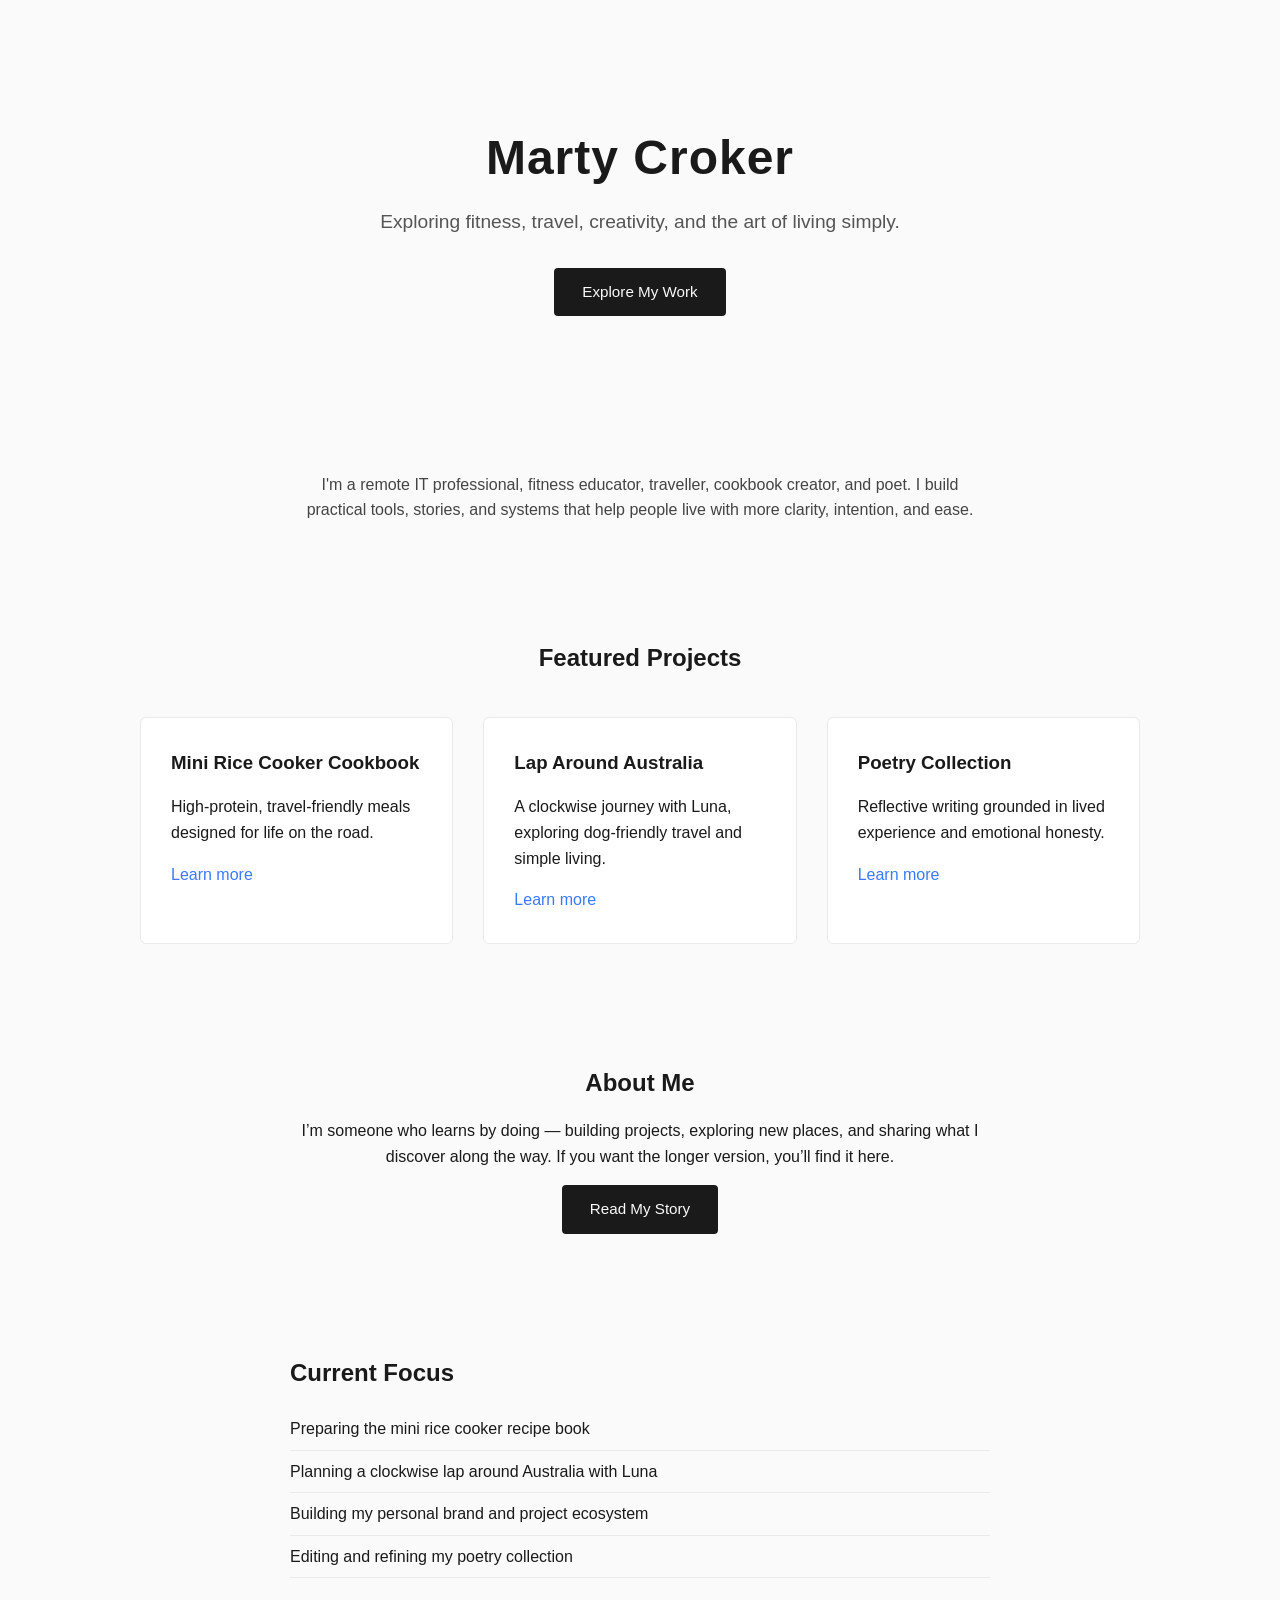
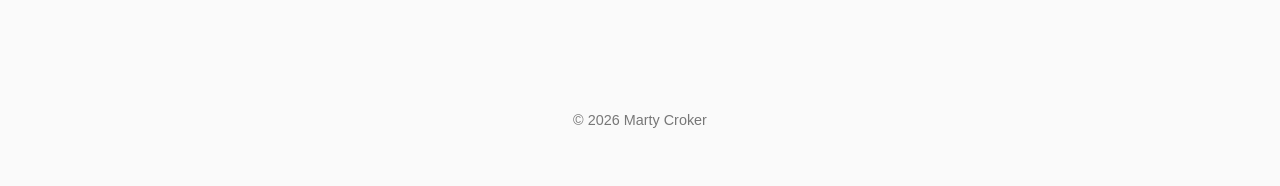
<file: Index.html>
<!DOCTYPE html>
<html lang="en">
<head>
    <meta charset="UTF-8">
    <meta name="viewport" content="width=device-width, initial-scale=1.0">
    <title>Marty Croker</title>
    <link rel="stylesheet" href="assets/css/style.css">
</head>
<body>

    <header class="hero">
        <h1 class="name">Marty Croker</h1>
        <p class="tagline">Exploring fitness, travel, creativity, and the art of living simply.</p>
        <a href="projects.html" class="button">Explore My Work</a>
    </header>

    <section class="intro">
        <p>
            I'm a remote IT professional, fitness educator, traveller, cookbook creator, and poet. 
            I build practical tools, stories, and systems that help people live with more clarity, 
            intention, and ease.
        </p>
    </section>

    <section class="projects">
        <h2>Featured Projects</h2>
        <div class="project-grid">

            <div class="project-card">
                <h3>Mini Rice Cooker Cookbook</h3>
                <p>High‑protein, travel‑friendly meals designed for life on the road.</p>
                <a href="projects.html">Learn more</a>
            </div>

            <div class="project-card">
                <h3>Lap Around Australia</h3>
                <p>A clockwise journey with Luna, exploring dog‑friendly travel and simple living.</p>
                <a href="projects.html">Learn more</a>
            </div>

            <div class="project-card">
                <h3>Poetry Collection</h3>
                <p>Reflective writing grounded in lived experience and emotional honesty.</p>
                <a href="projects.html">Learn more</a>
            </div>

        </div>
    </section>

    <section class="about-preview">
        <h2>About Me</h2>
        <p>
            I’m someone who learns by doing — building projects, exploring new places, and sharing 
            what I discover along the way. If you want the longer version, you’ll find it here.
        </p>
        <a href="about.html" class="button">Read My Story</a>
    </section>

    <section class="focus">
        <h2>Current Focus</h2>
        <ul>
            <li>Preparing the mini rice cooker recipe book</li>
            <li>Planning a clockwise lap around Australia with Luna</li>
            <li>Building my personal brand and project ecosystem</li>
            <li>Editing and refining my poetry collection</li>
        </ul>
    </section>

    <footer>
        <p>© 2026 Marty Croker</p>
    </footer>

</body>
</html>
</file>
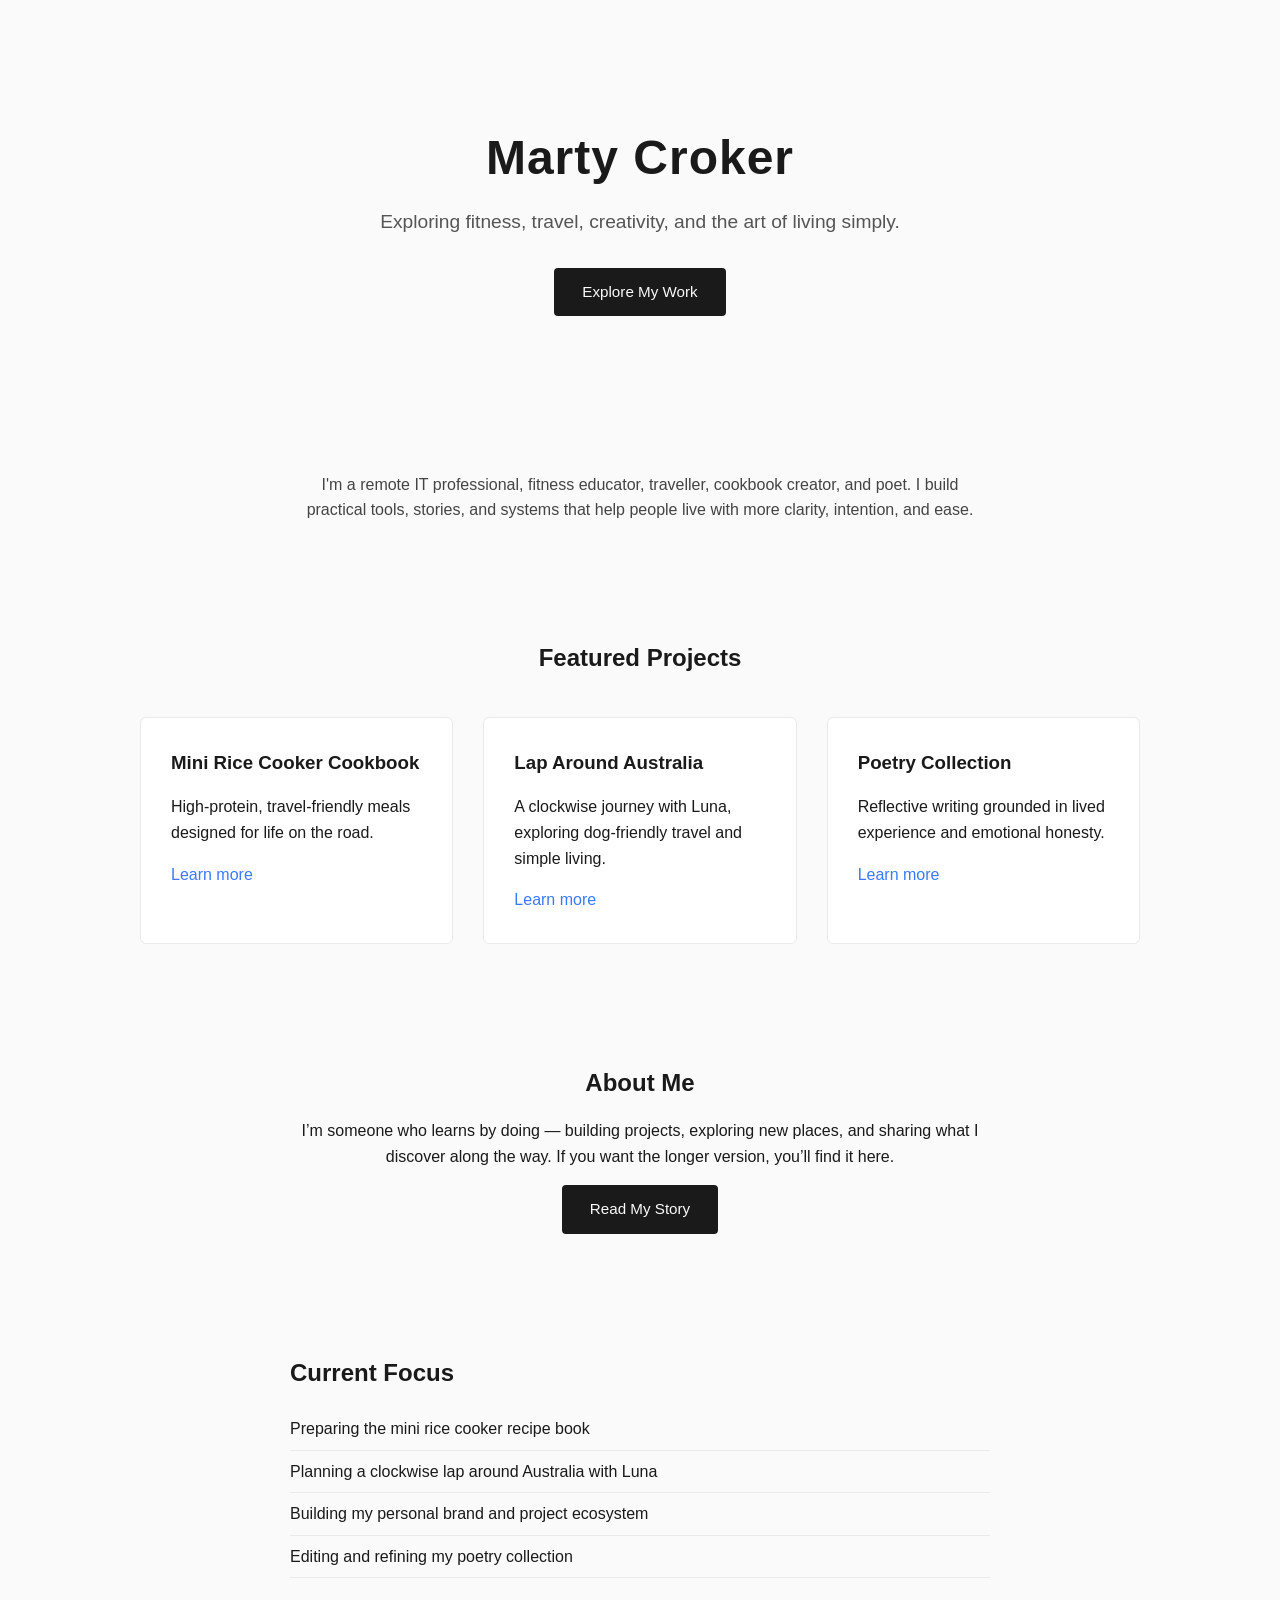
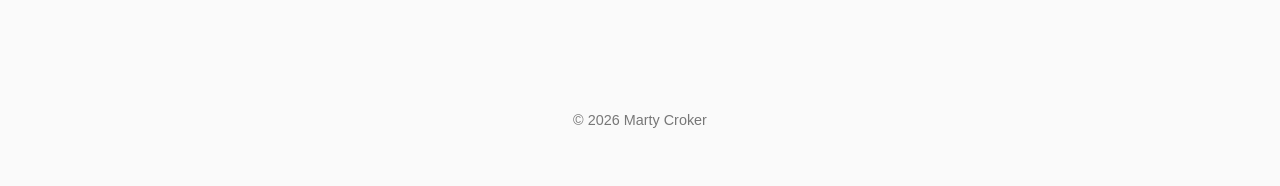
<file: index.html>
<!DOCTYPE html>
<html lang="en">
<head>
    <meta charset="UTF-8">
    <meta name="viewport" content="width=device-width, initial-scale=1.0">
    <title>Marty Croker</title>
    <link rel="stylesheet" href="assets/css/style.css">
</head>
<body>

    <header class="hero">
        <h1 class="name">Marty Croker</h1>
        <p class="tagline">Exploring fitness, travel, creativity, and the art of living simply.</p>
        <a href="projects.html" class="button">Explore My Work</a>
    </header>

    <section class="intro">
        <p>
            I'm a remote IT professional, fitness educator, traveller, cookbook creator, and poet. 
            I build practical tools, stories, and systems that help people live with more clarity, 
            intention, and ease.
        </p>
    </section>

    <section class="projects">
        <h2>Featured Projects</h2>
        <div class="project-grid">

            <div class="project-card">
                <h3>Mini Rice Cooker Cookbook</h3>
                <p>High‑protein, travel‑friendly meals designed for life on the road.</p>
                <a href="projects.html">Learn more</a>
            </div>

            <div class="project-card">
                <h3>Lap Around Australia</h3>
                <p>A clockwise journey with Luna, exploring dog‑friendly travel and simple living.</p>
                <a href="projects.html">Learn more</a>
            </div>

            <div class="project-card">
                <h3>Poetry Collection</h3>
                <p>Reflective writing grounded in lived experience and emotional honesty.</p>
                <a href="projects.html">Learn more</a>
            </div>

        </div>
    </section>

    <section class="about-preview">
        <h2>About Me</h2>
        <p>
            I’m someone who learns by doing — building projects, exploring new places, and sharing 
            what I discover along the way. If you want the longer version, you’ll find it here.
        </p>
        <a href="about.html" class="button">Read My Story</a>
    </section>

    <section class="focus">
        <h2>Current Focus</h2>
        <ul>
            <li>Preparing the mini rice cooker recipe book</li>
            <li>Planning a clockwise lap around Australia with Luna</li>
            <li>Building my personal brand and project ecosystem</li>
            <li>Editing and refining my poetry collection</li>
        </ul>
    </section>

    <footer>
        <p>© 2026 Marty Croker</p>
    </footer>

</body>
</html>
</file>
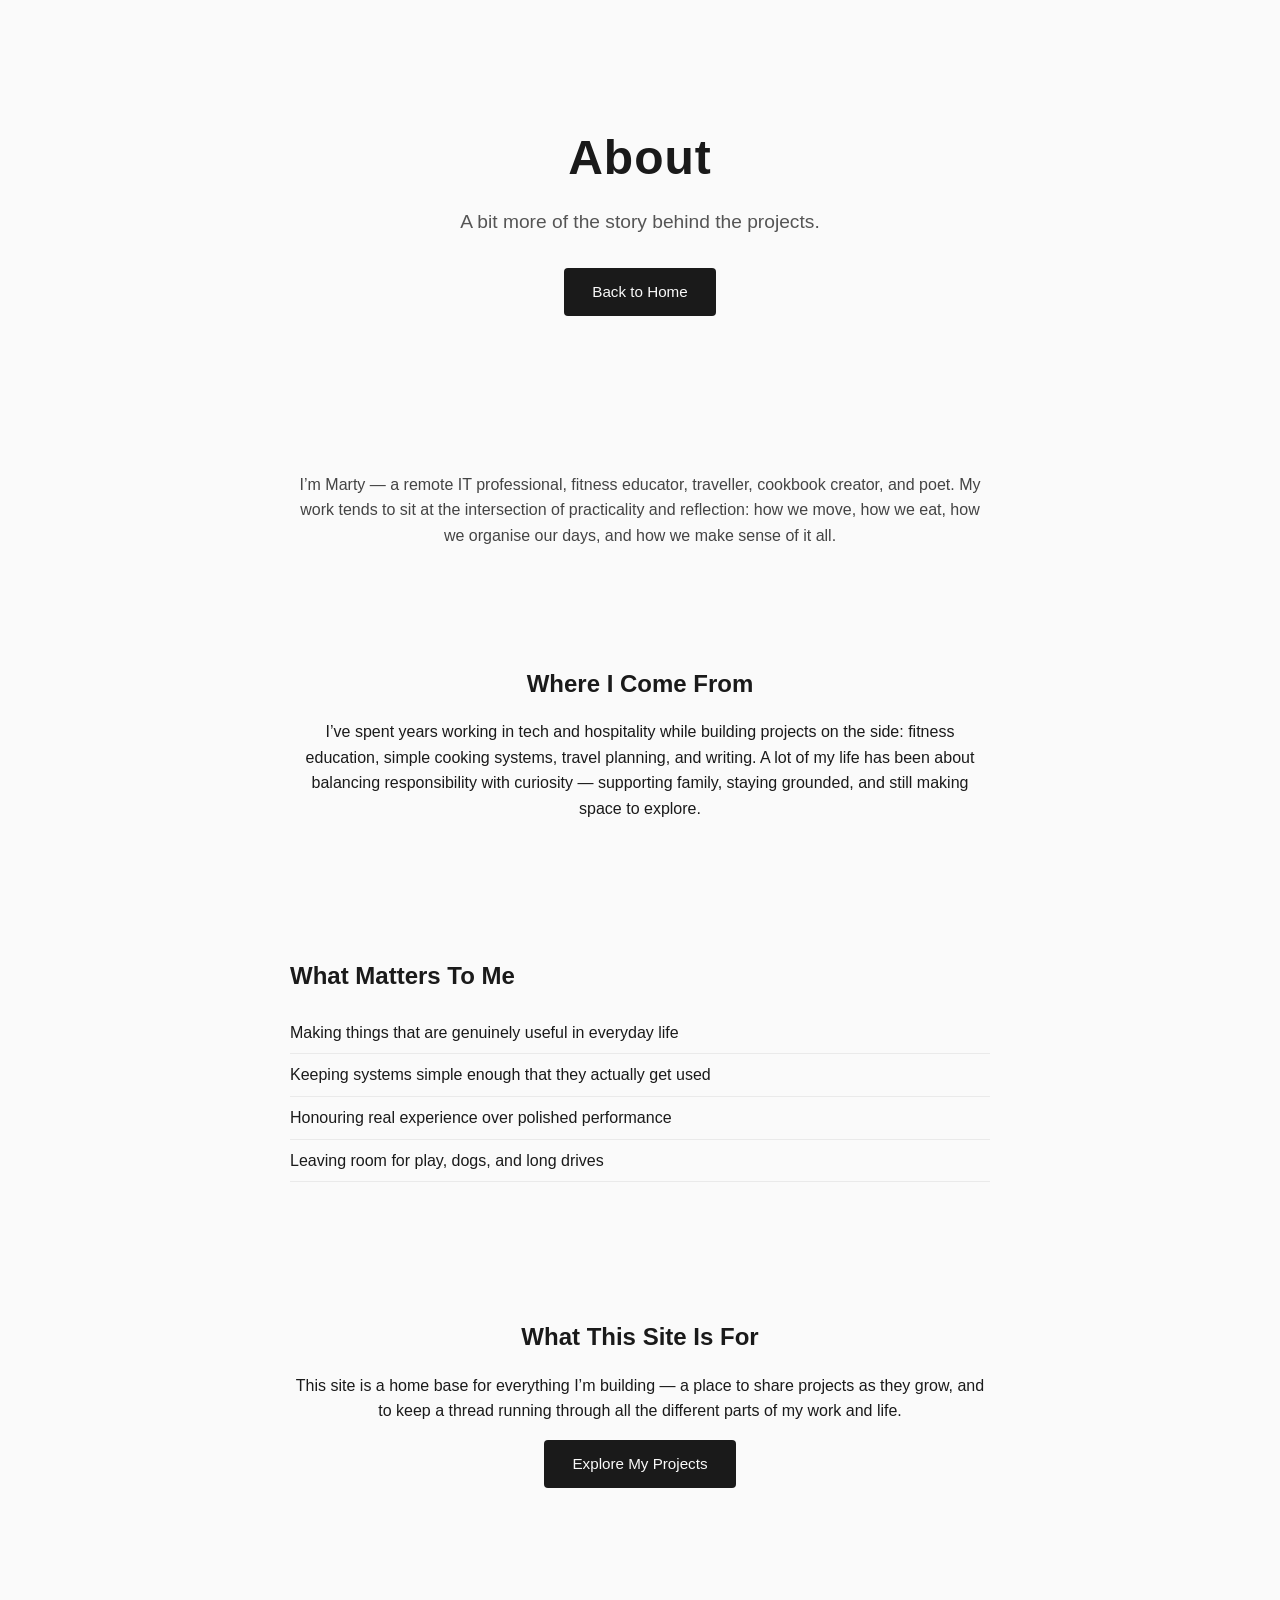
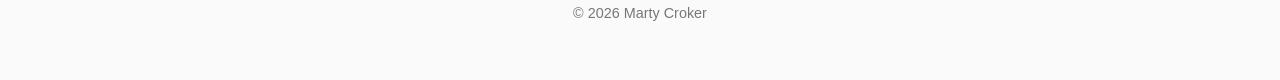
<file: about.html>
<!DOCTYPE html>
<html lang="en">
<head>
    <meta charset="UTF-8">
    <meta name="viewport" content="width=device-width, initial-scale=1.0">
    <title>About – Marty Croker</title>
    <link rel="stylesheet" href="assets/css/style.css">
</head>
<body>

    <header class="hero">
        <h1 class="name">About</h1>
        <p class="tagline">A bit more of the story behind the projects.</p>
        <a href="index.html" class="button">Back to Home</a>
    </header>

    <section class="intro">
        <p>
            I’m Marty — a remote IT professional, fitness educator, traveller, cookbook creator, and poet.
            My work tends to sit at the intersection of practicality and reflection: how we move, how we eat,
            how we organise our days, and how we make sense of it all.
        </p>
    </section>

    <section class="about-preview">
        <h2>Where I Come From</h2>
        <p>
            I’ve spent years working in tech and hospitality while building projects on the side:
            fitness education, simple cooking systems, travel planning, and writing. A lot of my life
            has been about balancing responsibility with curiosity — supporting family, staying grounded,
            and still making space to explore.
        </p>
    </section>

    <section class="focus">
        <h2>What Matters To Me</h2>
        <ul>
            <li>Making things that are genuinely useful in everyday life</li>
            <li>Keeping systems simple enough that they actually get used</li>
            <li>Honouring real experience over polished performance</li>
            <li>Leaving room for play, dogs, and long drives</li>
        </ul>
    </section>

    <section class="about-preview">
        <h2>What This Site Is For</h2>
        <p>
            This site is a home base for everything I’m building — a place to share projects as they grow,
            and to keep a thread running through all the different parts of my work and life.
        </p>
        <a href="projects.html" class="button">Explore My Projects</a>
    </section>

    <footer>
        <p>© 2026 Marty Croker</p>
    </footer>

</body>
</html>
</file>
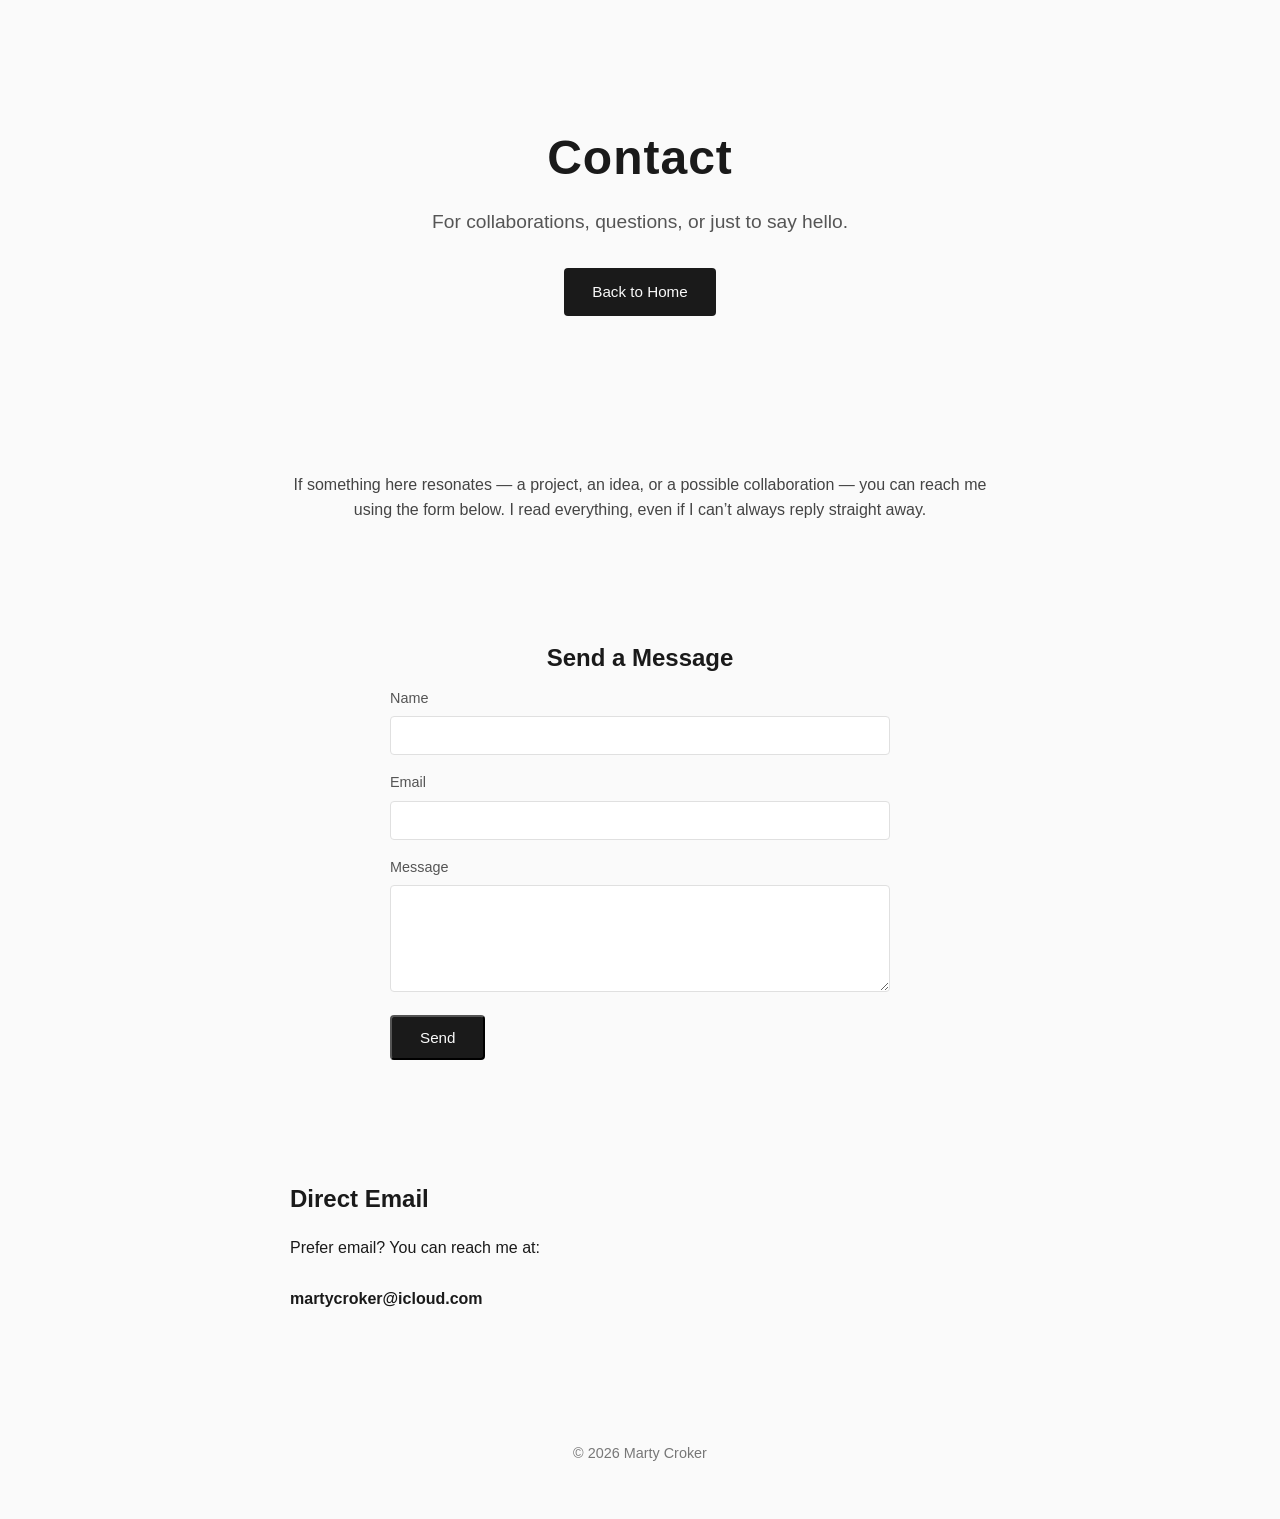
<file: contact.html>
<!DOCTYPE html>
<html lang="en">
<head>
    <meta charset="UTF-8">
    <meta name="viewport" content="width=device-width, initial-scale=1.0">
    <title>Contact – Marty Croker</title>
    <link rel="stylesheet" href="assets/css/style.css">
</head>
<body>

    <header class="hero">
        <h1 class="name">Contact</h1>
        <p class="tagline">For collaborations, questions, or just to say hello.</p>
        <a href="index.html" class="button">Back to Home</a>
    </header>

    <section class="intro">
        <p>
            If something here resonates — a project, an idea, or a possible collaboration — 
            you can reach me using the form below. I read everything, even if I can’t always
            reply straight away.
        </p>
    </section>

    <section class="about-preview">
        <h2>Send a Message</h2>

        <form class="contact-form" action="https://formsubmit.co/martycroker@icloud.com" method="POST">
            <input type="hidden" name="_next" value="https://martycroker.com/thankyou.html">
            <input type="hidden" name="_captcha" value="false">

            <div class="form-row">
                <label for="name">Name</label>
                <input id="name" name="name" type="text" required>
            </div>

            <div class="form-row">
                <label for="email">Email</label>
                <input id="email" name="email" type="email" required>
            </div>

            <div class="form-row">
                <label for="message">Message</label>
                <textarea id="message" name="message" rows="5" required></textarea>
            </div>

            <button type="submit" class="button">Send</button>
        </form>
    </section>

    <section class="focus">
        <h2>Direct Email</h2>
        <p>
            Prefer email? You can reach me at:
            <br><br>
            <strong>martycroker@icloud.com</strong>
        </p>
    </section>

    <footer>
        <p>© 2026 Marty Croker</p>
    </footer>

</body>
</html>
</file>
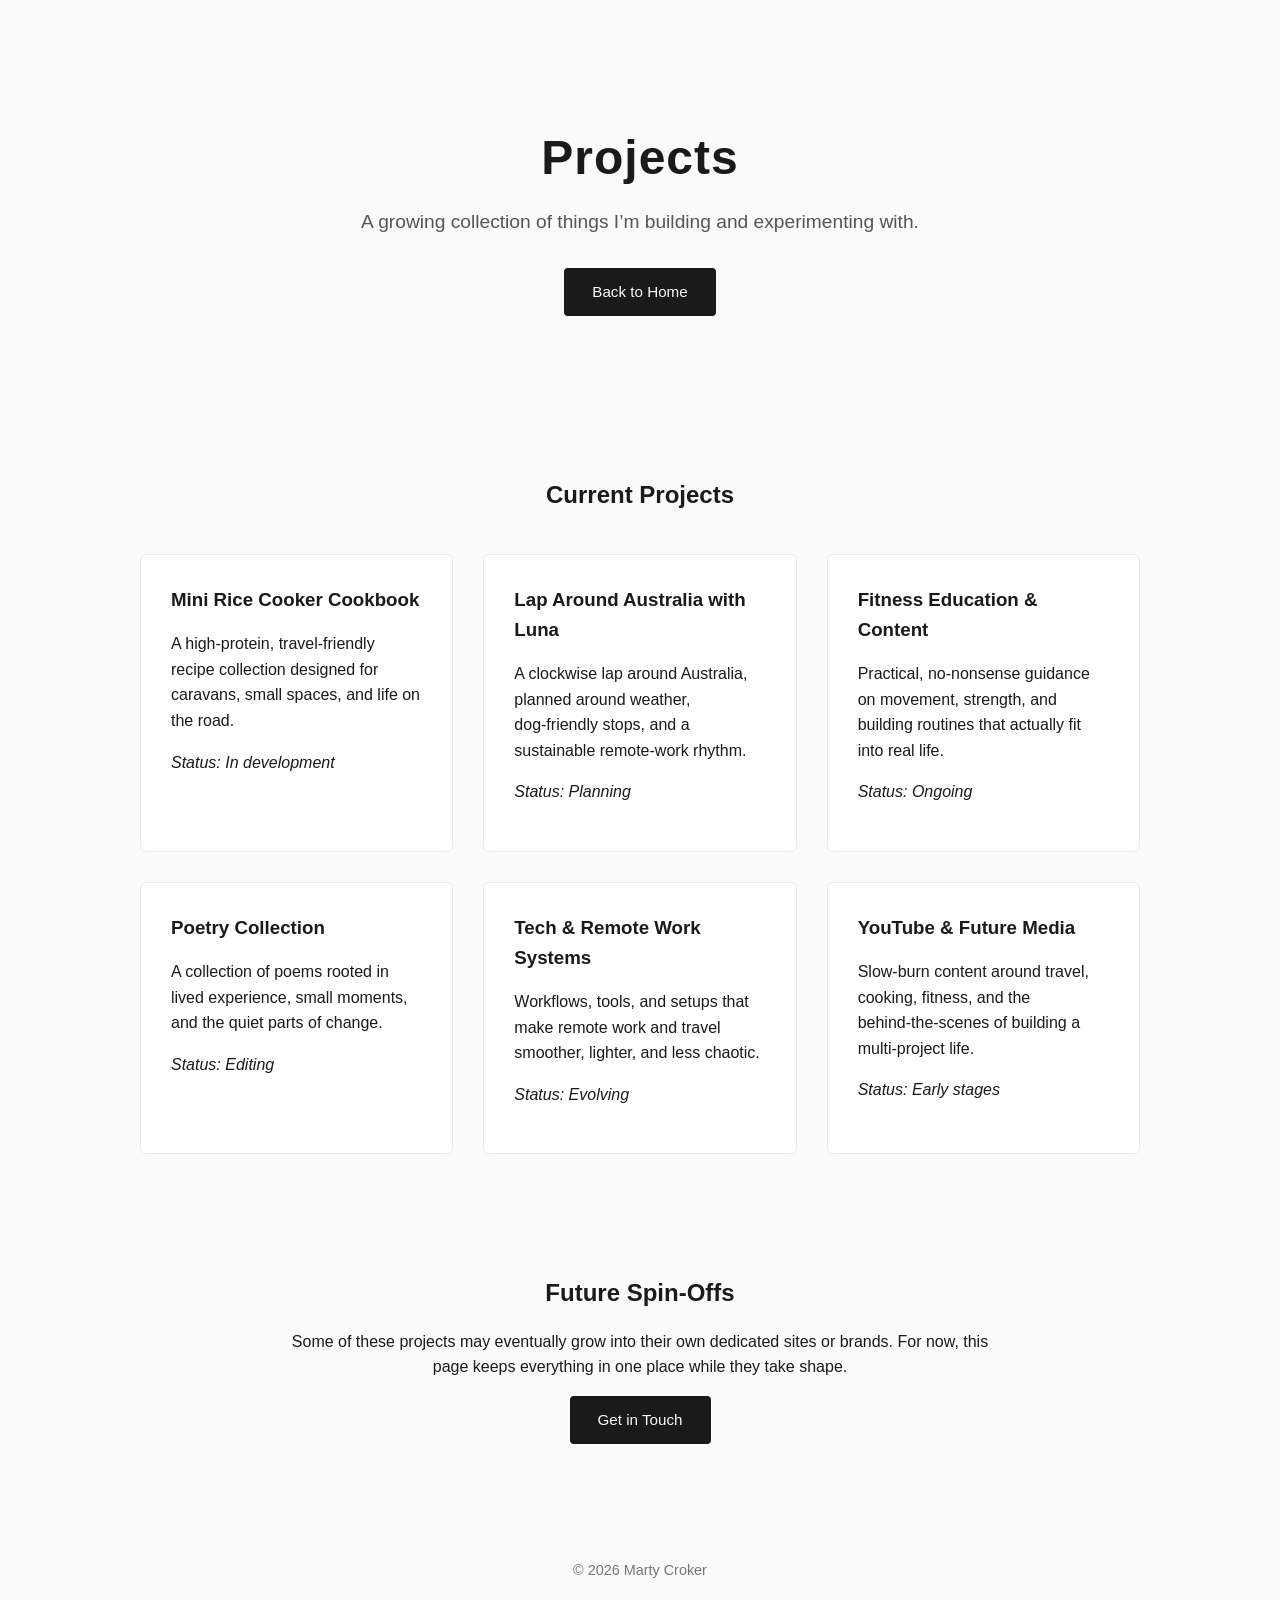
<file: projects.html>
<!DOCTYPE html>
<html lang="en">
<head>
    <meta charset="UTF-8">
    <meta name="viewport" content="width=device-width, initial-scale=1.0">
    <title>Projects – Marty Croker</title>
    <link rel="stylesheet" href="assets/css/style.css">
</head>
<body>

    <header class="hero">
        <h1 class="name">Projects</h1>
        <p class="tagline">A growing collection of things I’m building and experimenting with.</p>
        <a href="index.html" class="button">Back to Home</a>
    </header>

    <section class="projects">
        <h2>Current Projects</h2>
        <div class="project-grid">

            <div class="project-card">
                <h3>Mini Rice Cooker Cookbook</h3>
                <p>
                    A high‑protein, travel‑friendly recipe collection designed for caravans, small spaces,
                    and life on the road.
                </p>
                <p><em>Status: In development</em></p>
            </div>

            <div class="project-card">
                <h3>Lap Around Australia with Luna</h3>
                <p>
                    A clockwise lap around Australia, planned around weather, dog‑friendly stops,
                    and a sustainable remote‑work rhythm.
                </p>
                <p><em>Status: Planning</em></p>
            </div>

            <div class="project-card">
                <h3>Fitness Education & Content</h3>
                <p>
                    Practical, no‑nonsense guidance on movement, strength, and building routines that
                    actually fit into real life.
                </p>
                <p><em>Status: Ongoing</em></p>
            </div>

            <div class="project-card">
                <h3>Poetry Collection</h3>
                <p>
                    A collection of poems rooted in lived experience, small moments, and the quiet
                    parts of change.
                </p>
                <p><em>Status: Editing</em></p>
            </div>

            <div class="project-card">
                <h3>Tech & Remote Work Systems</h3>
                <p>
                    Workflows, tools, and setups that make remote work and travel smoother, lighter,
                    and less chaotic.
                </p>
                <p><em>Status: Evolving</em></p>
            </div>

            <div class="project-card">
                <h3>YouTube & Future Media</h3>
                <p>
                    Slow‑burn content around travel, cooking, fitness, and the behind‑the‑scenes of
                    building a multi‑project life.
                </p>
                <p><em>Status: Early stages</em></p>
            </div>

        </div>
    </section>

    <section class="about-preview">
        <h2>Future Spin‑Offs</h2>
        <p>
            Some of these projects may eventually grow into their own dedicated sites or brands.
            For now, this page keeps everything in one place while they take shape.
        </p>
        <a href="contact.html" class="button">Get in Touch</a>
    </section>

    <footer>
        <p>© 2026 Marty Croker</p>
    </footer>

</body>
</html>
</file>
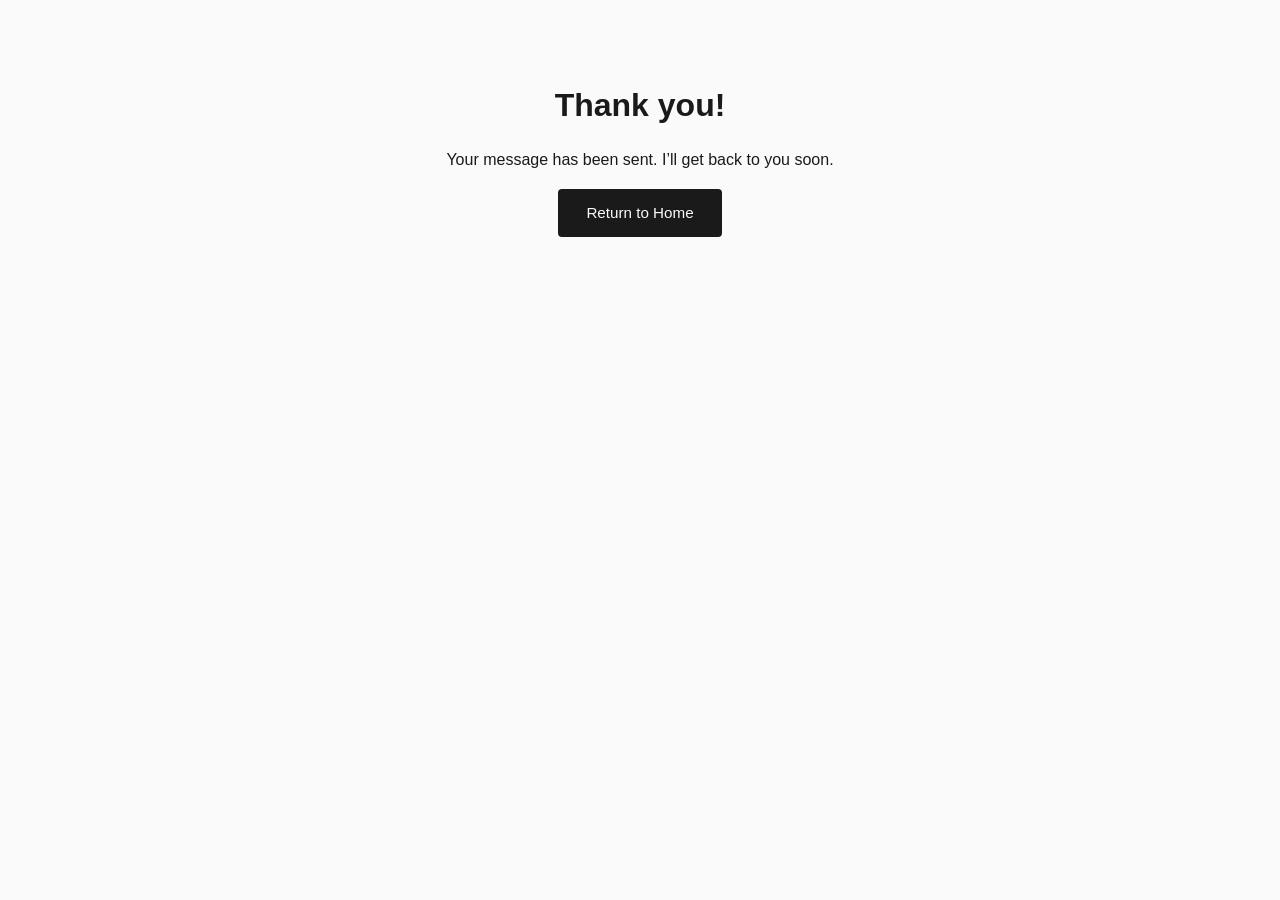
<file: thankyou.html>
<!DOCTYPE html>
<html lang="en">
<head>
    <meta charset="UTF-8">
    <title>Thank You</title>
    <link rel="stylesheet" href="assets/css/style.css">
</head>
<body style="text-align:center; padding:80px;">

    <h1>Thank you!</h1>
    <p>Your message has been sent. I’ll get back to you soon.</p>
    <a href="index.html" class="button">Return to Home</a>

</body>
</html>
</file>
<file: assets/css/style.css>
body {
    margin: 0;
    padding: 0;
    font-family: "Inter", sans-serif;
    background: #FAFAFA;
    color: #1A1A1A;
    line-height: 1.6;
}

h1, h2, h3 {
    font-weight: 600;
    margin: 0 0 10px;
}

a {
    color: #3A7AFE;
    text-decoration: none;
}

a:hover {
    opacity: 0.8;
}

.hero {
    text-align: center;
    padding: 120px 20px 100px;
}

.name {
    font-size: 3rem;
    letter-spacing: 1px;
}

.tagline {
    font-size: 1.2rem;
    max-width: 600px;
    margin: 10px auto 30px;
    color: #555;
}

.button {
    display: inline-block;
    padding: 12px 28px;
    background: #1A1A1A;
    color: #FAFAFA;
    border-radius: 4px;
    font-size: 0.95rem;
}

.button:hover {
    background: #333;
}

.intro {
    max-width: 700px;
    margin: 0 auto;
    padding: 40px 20px;
    text-align: center;
    color: #444;
}

.projects {
    padding: 60px 20px;
    text-align: center;
}

.project-grid {
    display: grid;
    grid-template-columns: repeat(auto-fit, minmax(260px, 1fr));
    gap: 30px;
    max-width: 1000px;
    margin: 40px auto 0;
}

.project-card {
    background: #FFFFFF;
    padding: 30px;
    border-radius: 6px;
    border: 1px solid #EAEAEA;
    text-align: left;
}

.about-preview {
    text-align: center;
    padding: 60px 20px;
    max-width: 700px;
    margin: 0 auto;
}

.focus {
    padding: 60px 20px;
    max-width: 700px;
    margin: 0 auto;
}

.focus ul {
    list-style: none;
    padding: 0;
}

.focus li {
    padding: 8px 0;
    border-bottom: 1px solid #EAEAEA;
}

footer {
    text-align: center;
    padding: 40px 0;
    color: #777;
    font-size: 0.9rem;
}

.contact-form {
    max-width: 500px;
    margin: 0 auto;
    text-align: left;
}

.form-row {
    margin-bottom: 16px;
}

.form-row label {
    display: block;
    font-size: 0.9rem;
    margin-bottom: 6px;
    color: #555;
}

.form-row input,
.form-row textarea {
    width: 100%;
    padding: 10px;
    border-radius: 4px;
    border: 1px solid #E0E0E0;
    font-family: inherit;
    font-size: 0.95rem;
    box-sizing: border-box;
}
</file>
